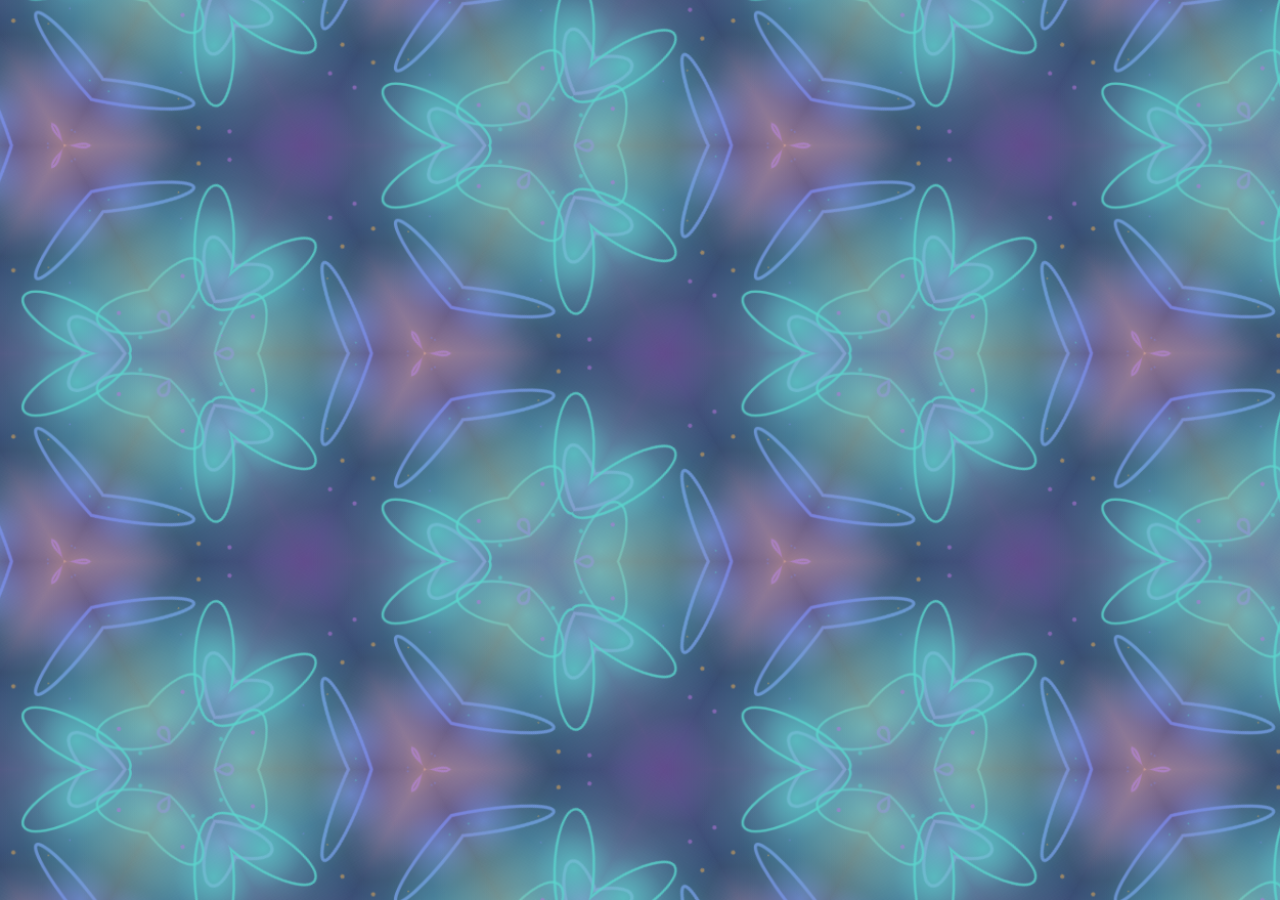
<file: index.html>
<!doctype html>
<html lang="hu">
  <head>
    <meta charset="utf-8" />
    <meta name="viewport" content="width=device-width, initial-scale=1, viewport-fit=cover" />
    <meta name="theme-color" content="#09051a" />
    <meta name="description" content="Interaktív kaleidoszkóp, amelyet kézmozdulattal, egérrel vagy érintéssel irányíthatsz." />
    <title>Interaktív kaleidoszkóp</title>
    <link rel="stylesheet" href="style.css" />
    <script defer src="script.js?v=2"></script>
  </head>
  <body>
    <canvas id="kaleidoscope" aria-label="Interaktív kaleidoszkóp: mozgasd a kezed a kamera előtt, vagy használd az egeret vagy az érintőképernyőt."></canvas>
    <video id="camera" autoplay muted playsinline aria-hidden="true"></video>
  </body>
</html>
</file>
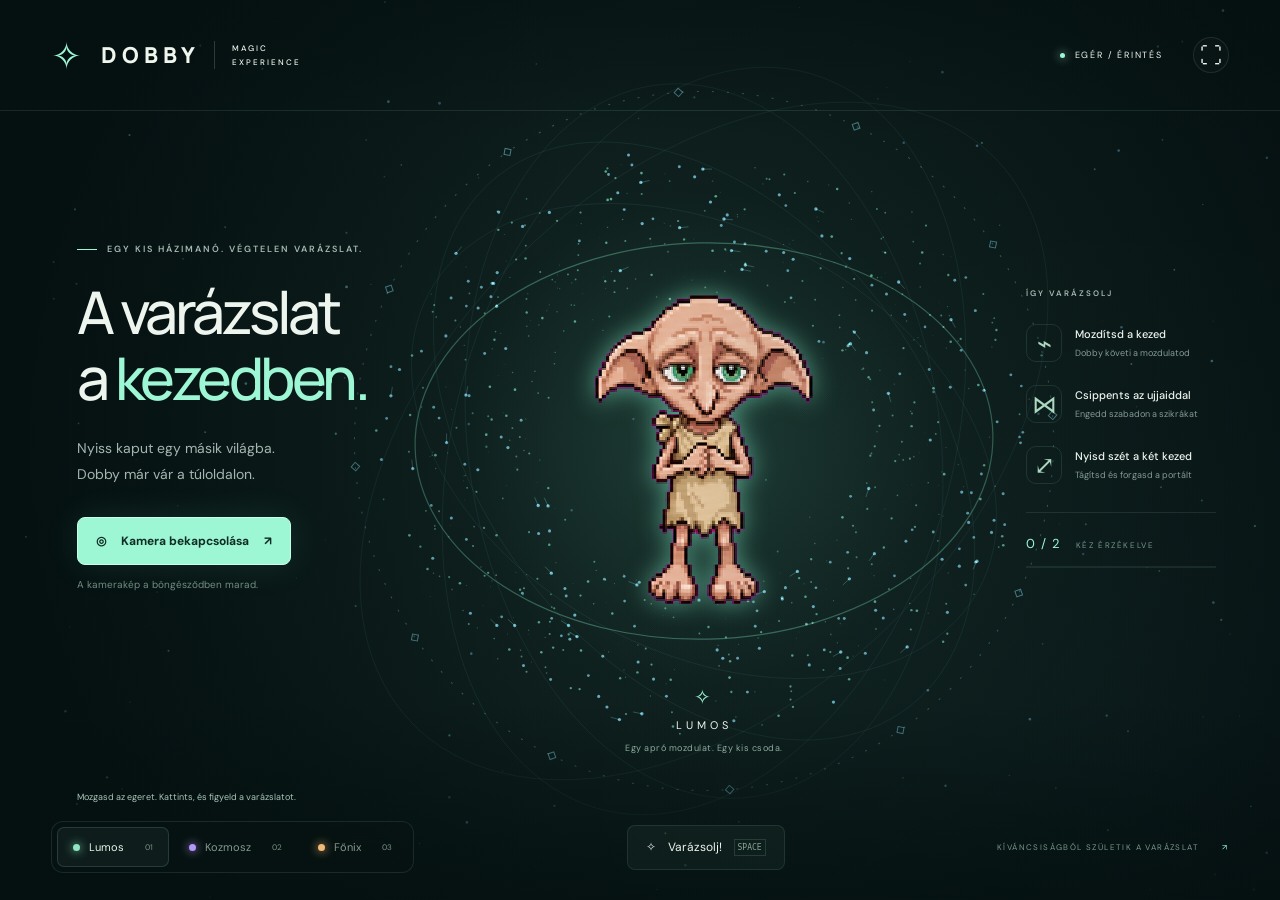
<file: dobby-portal/index.html>
<!doctype html>
<html lang="hu">
<head>
<meta charset="utf-8"><meta name="viewport" content="width=device-width, initial-scale=1, viewport-fit=cover">
<meta name="theme-color" content="#071314"><meta name="description" content="Nyiss portált Dobby világába. Interaktív varázslat, akár két kézzel, a kamerád előtt.">
<title>Dobby — A varázslat a kezedben</title>
<link rel="stylesheet" href="style.css"><script defer src="script.js"></script>
</head>
<body>
<canvas id="mirror" aria-label="Interaktív Dobby-portál. Mozgasd az egeret vagy a kezed, kattints a varázslathoz."></canvas>
<div class="vignette"></div>
<header><a class="brand" href="./" aria-label="Dobby kezdőlap"><span class="brand-icon">✧</span> DOBBY<span class="brand-sub">MAGIC EXPERIENCE</span></a><div class="header-right"><span class="live-dot"></span><span id="input-label">EGÉR / ÉRINTÉS</span><button id="fullscreen" class="icon-button" aria-label="Teljes képernyő" title="Teljes képernyő">⛶</button></div></header>
<main>
<section class="intro"><div class="eyebrow"><span></span> EGY KIS HÁZIMANÓ. VÉGTELEN VARÁZSLAT.</div><h1>A varázslat<br>a <em>kezedben.</em></h1><p>Nyiss kaput egy másik világba.<br>Dobby már vár a túloldalon.</p><button id="camera-toggle" class="primary"><span>◎</span><span id="camera-label">Kamera bekapcsolása</span><span>↗</span></button><div class="privacy">A kamerakép a böngésződben marad.</div></section>
<aside class="guide"><div class="eyebrow">ÍGY VARÁZSOLJ</div><div class="gesture"><span class="gesture-icon">⌁</span><div><strong>Mozdítsd a kezed</strong><small>Dobby követi a mozdulatod</small></div></div><div class="gesture"><span class="gesture-icon">⋈</span><div><strong>Csippents az ujjaiddal</strong><small>Engedd szabadon a szikrákat</small></div></div><div class="gesture"><span class="gesture-icon">⤢</span><div><strong>Nyisd szét a két kezed</strong><small>Tágítsd és forgasd a portált</small></div></div><div class="tracking"><span id="hand-count">0 / 2</span> KÉZ ÉRZÉKELVE<div class="track-bar"><i id="track-fill"></i></div></div></aside>
<div class="portal-caption"><span class="diamond">✧</span><span id="spell-name">LUMOS</span><small id="spell-caption">Egy apró mozdulat. Egy kis csoda.</small></div>
</main>
<footer><div class="worlds" role="group" aria-label="Varázsvilág"><button class="world active" data-world="0" aria-pressed="true"><span class="swatch mint"></span>Lumos<small>01</small></button><button class="world" data-world="1" aria-pressed="false"><span class="swatch purple"></span>Kozmosz<small>02</small></button><button class="world" data-world="2" aria-pressed="false"><span class="swatch gold"></span>Főnix<small>03</small></button></div><button id="burst" class="spell-button">✧ <span>Varázsolj!</span><kbd>SPACE</kbd></button><div class="footer-note">KÍVÁNCSISÁGBÓL SZÜLETIK A VARÁZSLAT <span>↗</span></div></footer>
<div id="status" role="status" aria-live="polite">Mozgasd az egeret. Kattints, és figyeld a varázslatot.</div>
<div id="preview" hidden><video id="camera" autoplay muted playsinline aria-hidden="true"></video><span>ÉLŐ KÉZKÖVETÉS</span></div>
</body></html>
</file>
<file: style.css>
:root {
  color-scheme: dark;
  background: #09051a;
}

* { box-sizing: border-box; }

html, body {
  width: 100%;
  height: 100%;
  margin: 0;
  overflow: hidden;
}

body {
  overscroll-behavior: none;
  touch-action: none;
}

#kaleidoscope {
  display: block;
  width: 100vw;
  height: 100dvh;
  touch-action: none;
}

#camera { display: none; }
</file>
<file: dobby-portal/style.css>
@import url('https://fonts.googleapis.com/css2?family=DM+Sans:wght@400;500;600;700&family=Manrope:wght@400;500;600;700;800&display=swap');
:root{color-scheme:dark;--accent:#9df7d5;--muted:#849995;--line:#b9ead51c}*{box-sizing:border-box}html,body{margin:0;width:100%;height:100%;overflow:hidden}body{background:#071314;color:#edf5ee;font-family:'DM Sans',sans-serif}button,a{-webkit-tap-highlight-color:transparent}button{font:inherit;cursor:pointer}button:focus-visible,a:focus-visible{outline:2px solid var(--accent);outline-offset:6px}button{color:inherit}#mirror,.vignette{position:fixed;inset:0;width:100%;height:100%;touch-action:none}.vignette{pointer-events:none;background:linear-gradient(90deg,#04101070,transparent 45%,#04101030),linear-gradient(0deg,#041010bb,transparent 22%,transparent 85%,#04101070)}header{position:fixed;top:0;left:0;right:0;padding:30px 4%;display:flex;align-items:center;justify-content:space-between;border-bottom:1px solid var(--line);z-index:2}.brand{color:#f0f6ed;text-decoration:none;font:800 22px Manrope,sans-serif;letter-spacing:5px;display:flex;align-items:center;gap:14px}.brand-icon{font-size:37px;color:var(--accent);font-weight:400}.brand-sub{font:500 8px 'DM Sans',sans-serif;letter-spacing:2px;border-left:1px solid #78998b50;padding-left:17px;max-width:95px;line-height:1.8}.header-right{display:flex;align-items:center;gap:10px;font-size:9px;letter-spacing:1.8px}.live-dot{height:5px;width:5px;border-radius:50%;background:var(--accent);box-shadow:0 0 10px var(--accent)}.icon-button{margin-left:20px;border:1px solid var(--line);background:#ffffff04;border-radius:50%;width:36px;height:36px;font-size:22px}.intro{position:absolute;left:6%;top:27%;pointer-events:none}.intro button{pointer-events:auto}.eyebrow{font-size:9px;font-weight:600;letter-spacing:2px;color:#a3b9b0;display:flex;align-items:center;gap:10px}.eyebrow>span{display:inline-block;width:20px;height:1px;background:var(--accent)}h1{font:500 clamp(42px,4.6vw,76px)/1.12 Manrope,sans-serif;letter-spacing:-3.5px;margin:24px 0}h1 em{font-style:normal;color:var(--accent)}.intro p{font-size:14px;line-height:1.9;color:#a4b6b0;margin-bottom:29px}.primary{border:1px solid #c6ffe7;background:var(--accent);color:#102d24;border-radius:8px;padding:15px 18px;display:flex;gap:15px;align-items:center;font-size:12px;font-weight:700;box-shadow:0 0 35px #77ffc21a;transition:transform .2s}.primary:hover{transform:translateY(-3px)}.primary:disabled{opacity:.65;cursor:wait}.privacy{color:#708d80;font-size:10px;margin-top:13px}.guide{position:absolute;right:5%;top:32%;width:190px}.guide>.eyebrow{font-size:8px;margin-bottom:26px}.gesture{display:flex;align-items:center;gap:13px;margin:23px 0}.gesture-icon{display:grid;place-items:center;border:1px solid #a6dfbf20;border-radius:10px;width:36px;height:38px;color:#acd8c0;font-size:25px}.gesture strong{font-size:11px;font-weight:500;display:block}.gesture small{font-size:9px;color:var(--muted);display:block;margin-top:6px}.tracking{border-top:1px solid var(--line);padding-top:22px;margin-top:28px;font-size:8px;letter-spacing:1.6px;color:#78968a}.tracking>span{color:var(--accent);font-size:13px;margin-right:10px}.track-bar{height:2px;background:#c0fadd15;margin-top:14px}.track-bar i{display:block;height:100%;width:0;background:var(--accent);transition:width .4s}.portal-caption{position:absolute;left:55%;top:77%;transform:translateX(-50%);text-align:center;pointer-events:none;letter-spacing:4px;font-size:11px}.diamond{display:block;color:var(--accent);font-size:20px;margin-bottom:8px}.portal-caption small{display:block;font-size:9px;letter-spacing:.5px;color:#8caa9c;margin-top:10px;white-space:nowrap}footer{position:fixed;bottom:27px;left:4%;right:4%;display:flex;align-items:center;justify-content:space-between;gap:16px}.worlds{display:flex;gap:4px;background:#071413bb;border:1px solid var(--line);border-radius:12px;padding:5px;backdrop-filter:blur(16px)}.world{background:transparent;border:1px solid transparent;padding:12px 15px;border-radius:7px;display:flex;align-items:center;gap:9px;font-size:11px;color:#84998f}.world.active{color:#e6f7eb;background:#a7eacd0d;border-color:#a7eacd28}.world small{font-size:8px;color:#799385;margin-left:12px}.swatch{width:7px;height:7px;border-radius:50%;box-shadow:0 0 10px currentColor}.mint{background:#8ee6c3;color:#8ee6c3}.purple{background:#b597f8;color:#b597f8}.gold{background:#f3ba76;color:#f3ba76}.spell-button{background:#a4ddbd0b;border:1px solid var(--line);padding:13px 18px;border-radius:8px;font-size:12px;display:flex;align-items:center;gap:12px}.spell-button:hover{background:#a4ddbd20}kbd{font:8px monospace;border:1px solid #aec9b82b;padding:3px;color:#8ba797}.footer-note{font-size:8px;letter-spacing:1.4px;color:#79988a}.footer-note span{margin-left:20px;color:var(--accent)}#status{position:fixed;bottom:99px;left:50%;transform:translateX(-50%);max-width:90%;text-align:center;font-size:10px;color:#a9c6b8;background:#081813bb;border-radius:20px;padding:8px 16px;pointer-events:none}#preview{position:fixed;right:4%;bottom:112px;width:144px;border:1px solid #95deb848;border-radius:10px;overflow:hidden;background:#051010}#preview video{width:100%;display:block;transform:scaleX(-1)}#preview>span{position:absolute;bottom:6px;left:8px;font-size:7px;letter-spacing:1.5px;color:#b8f4d8}@media(min-width:1600px){.guide{right:7%}.intro{left:8%}}@media(max-width:1050px){.guide{right:3%;width:160px}.intro{left:4%}h1{font-size:48px}.footer-note{display:none}.gesture{gap:8px}.gesture small{font-size:8px}}@media(max-width:720px){header{padding:16px 5%}.brand{font-size:17px}.brand-icon{font-size:29px}.brand-sub{display:none}.header-right{font-size:7px;letter-spacing:1px}.icon-button{margin-left:4px}.intro{top:105px;left:7%}.intro .eyebrow{font-size:7px;letter-spacing:1.4px}h1{font-size:38px;letter-spacing:-2px;margin:15px 0}.intro p{display:none}.primary{padding:11px 13px;font-size:10px;gap:10px}.privacy{font-size:8px}.guide{display:none}.portal-caption{left:50%;top:72%}.portal-caption small{font-size:8px}footer{bottom:18px;left:5%;right:5%;flex-wrap:wrap;justify-content:center;gap:9px}.world{padding:10px 12px;font-size:10px}.world small{margin-left:4px}.spell-button{padding:10px 17px}.worlds{order:2;width:100%;justify-content:center}#status{bottom:127px;width:90%;font-size:9px}#preview{width:90px;right:5%;bottom:175px}.portal-caption .diamond{display:none}}@media(prefers-reduced-motion:reduce){*{transition:none!important}}
@media(min-width:721px){#status{left:6%;bottom:96px;transform:none;max-width:29%;text-align:left;background:transparent;padding:0;line-height:1.6;font-size:9px}.portal-caption{top:76%}}
@media(max-height:650px) and (min-width:721px){.intro{top:23%}h1{font-size:40px;margin:15px 0}.intro p{margin-bottom:16px}.guide{top:24%}.gesture{margin:16px 0}.tracking{margin-top:16px;padding-top:14px}.portal-caption{top:72%}.privacy{margin-top:8px}}
</file>
